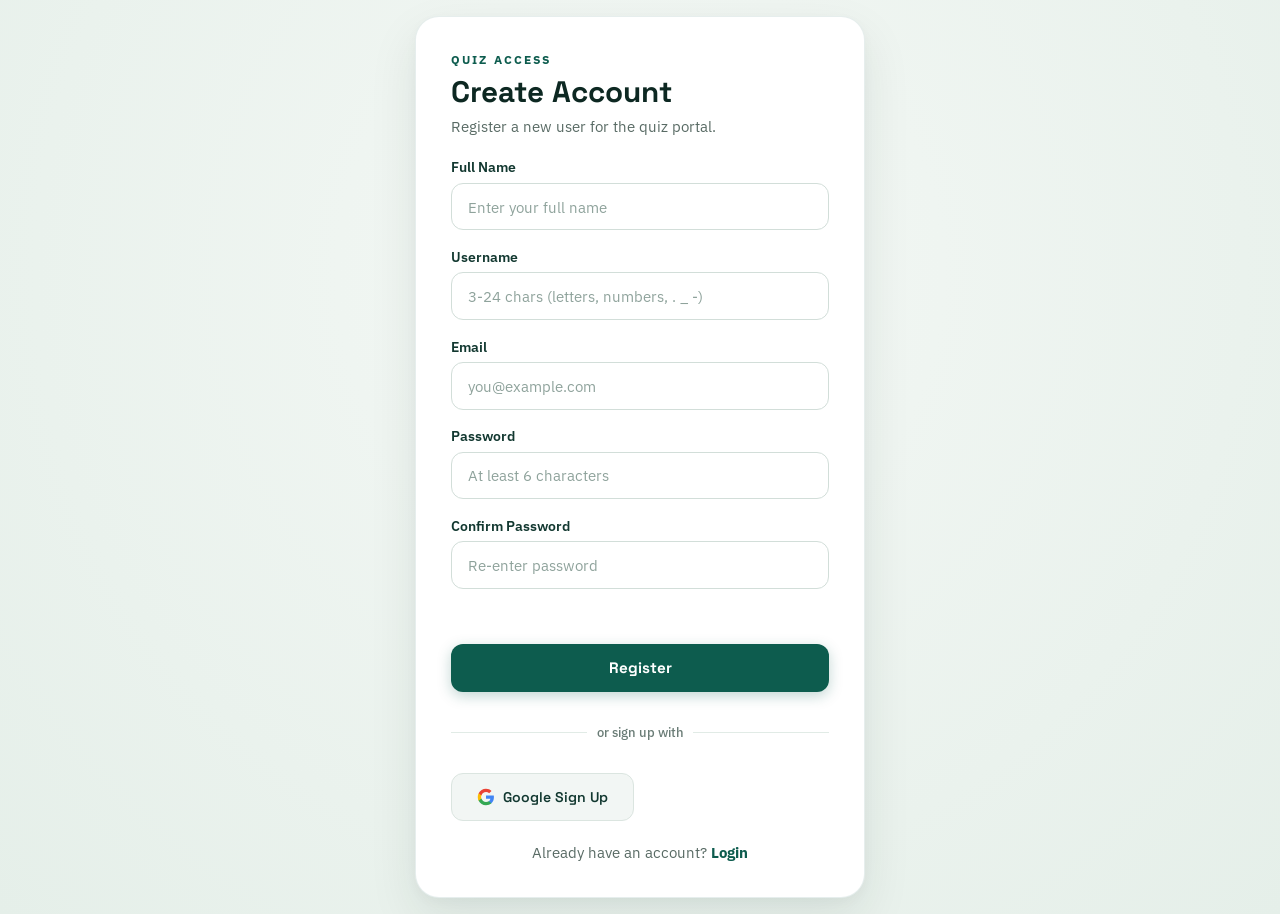
<file: register.html>
<!DOCTYPE html>
<html lang="en">
  <head>
    <meta charset="UTF-8" />
    <meta name="viewport" content="width=device-width, initial-scale=1.0" />
    <title>Register | Quiz Portal</title>
    <link rel="preconnect" href="https://fonts.googleapis.com" />
    <link rel="preconnect" href="https://fonts.gstatic.com" crossorigin />
    <link
      href="https://fonts.googleapis.com/css2?family=Space+Grotesk:wght@400;500;600;700&family=IBM+Plex+Sans:wght@400;500;600&display=swap"
      rel="stylesheet"
    />
    <link rel="stylesheet" href="auth.css" />
    <script src="https://accounts.google.com/gsi/client" async defer></script>
  </head>
  <body>
    <main class="auth-card">
      <p class="auth-kicker">Quiz Access</p>
      <h1>Create Account</h1>
      <p class="auth-subtext">Register a new user for the quiz portal.</p>

      <form id="register-form" novalidate>
        <label>
          Full Name
          <input
            type="text"
            id="fullName"
            name="fullName"
            autocomplete="name"
            minlength="2"
            placeholder="Enter your full name"
            required
          />
        </label>
        <label>
          Username
          <input
            type="text"
            id="username"
            name="username"
            autocomplete="username"
            minlength="3"
            maxlength="24"
            pattern="[A-Za-z0-9._-]+"
            placeholder="3-24 chars (letters, numbers, . _ -)"
            required
          />
        </label>
        <label>
          Email
          <input
            type="email"
            id="email"
            name="email"
            autocomplete="email"
            placeholder="you@example.com"
            required
          />
        </label>
        <label>
          Password
          <input
            type="password"
            id="password"
            name="password"
            autocomplete="new-password"
            minlength="6"
            placeholder="At least 6 characters"
            required
          />
        </label>
        <label>
          Confirm Password
          <input
            type="password"
            id="confirmPassword"
            name="confirmPassword"
            autocomplete="new-password"
            minlength="6"
            placeholder="Re-enter password"
            required
          />
        </label>
        <p class="msg" id="register-message"></p>
        <button type="submit">Register</button>

        <div class="social-login-separator">
          <span>or sign up with</span>
        </div>

        <div class="login-action-buttons">
          <button type="button" id="google-register-btn" class="btn-social btn-google">
            <svg width="18" height="18" viewBox="0 0 24 24"><path fill="#4285F4" d="M22.56 12.25c0-.78-.07-1.53-.2-2.25H12v4.26h5.92c-.26 1.37-1.04 2.53-2.21 3.31v2.77h3.57c2.08-1.92 3.28-4.74 3.28-8.09z"/><path fill="#34A853" d="M12 23c2.97 0 5.46-.98 7.28-2.66l-3.57-2.77c-.98.66-2.23 1.06-3.71 1.06-2.86 0-5.29-1.93-6.16-4.53H2.18v2.84C3.99 20.53 7.7 23 12 23z"/><path fill="#FBBC05" d="M5.84 14.09c-.22-.66-.35-1.36-.35-2.09s.13-1.43.35-2.09V7.06H2.18C1.43 8.55 1 10.22 1 12s.43 3.45 1.18 4.94l2.85-2.22.81-.63z"/><path fill="#EA4335" d="M12 5.38c1.62 0 3.06.56 4.21 1.64l3.15-3.15C17.45 2.09 14.97 1 12 1 7.7 1 3.99 3.47 2.18 7.06l3.66 2.84c.87-2.6 3.3-4.52 6.16-4.52z"/></svg>
            Google Sign Up
          </button>
        </div>
      </form>

      <!-- Google Sign Up Modal -->
      <div id="google-modal" class="auth-modal hidden">
        <div class="auth-modal-content">
          <div style="display:flex;align-items:center;gap:0.75rem;margin-bottom:0.75rem;">
            <svg width="28" height="28" viewBox="0 0 24 24"><path fill="#4285F4" d="M22.56 12.25c0-.78-.07-1.53-.2-2.25H12v4.26h5.92c-.26 1.37-1.04 2.53-2.21 3.31v2.77h3.57c2.08-1.92 3.28-4.74 3.28-8.09z"/><path fill="#34A853" d="M12 23c2.97 0 5.46-.98 7.28-2.66l-3.57-2.77c-.98.66-2.23 1.06-3.71 1.06-2.86 0-5.29-1.93-6.16-4.53H2.18v2.84C3.99 20.53 7.7 23 12 23z"/><path fill="#FBBC05" d="M5.84 14.09c-.22-.66-.35-1.36-.35-2.09s.13-1.43.35-2.09V7.06H2.18C1.43 8.55 1 10.22 1 12s.43 3.45 1.18 4.94l2.85-2.22.81-.63z"/><path fill="#EA4335" d="M12 5.38c1.62 0 3.06.56 4.21 1.64l3.15-3.15C17.45 2.09 14.97 1 12 1 7.7 1 3.99 3.47 2.18 7.06l3.66 2.84c.87-2.6 3.3-4.52 6.16-4.52z"/></svg>
            <h3 style="margin:0;">Official Google Sign Up</h3>
          </div>
          <p style="font-size:0.88rem;color:#475569;margin-bottom:1rem;line-height:1.4;">Authentic Google Account Password Verification is required to register for the Quiz Portal.</p>
          
          <div style="background:#f8fafc;border:1px solid #e2e8f0;border-radius:12px;padding:1rem;margin-bottom:1rem;text-align:center;">
            <p style="font-size:0.85rem;color:#334155;font-weight:600;margin-bottom:0.75rem;">Step 1: Sign in with Google Password</p>
            <div id="google-official-btn-container" style="display:flex;justify-content:center;min-height:44px;align-items:center;"></div>
          </div>

          <form id="google-signup-form">
            <div style="border-top:1px border #e2e8f0;padding-top:0.75rem;">
              <p style="font-size:0.8rem;color:#64748b;margin-bottom:0.5rem;text-align:center;">— or register with your Google account —</p>
              <label>
                Google Full Name
                <input type="text" id="google-fullname" value="" placeholder="e.g. Alex Smith" required />
              </label>
              <label>
                Verified Google Email (@gmail.com)
                <input type="email" id="google-email" value="" placeholder="e.g. alex@gmail.com" required />
              </label>
              <label>
                Google Account Password
                <input type="password" id="google-password" value="" placeholder="Enter your Google password" required />
              </label>
            </div>
            <p class="msg error" id="google-message" style="margin-top:0.5rem;color:#dc2626;font-size:0.85rem;"></p>
            <div class="modal-buttons" style="margin-top:1.25rem;">
              <button type="submit" class="btn-primary" style="background:#4285f4;">Verify & Register</button>
              <button type="button" id="close-google-modal" class="btn-secondary">Cancel</button>
            </div>
          </form>
        </div>
      </div>

      <div class="auth-footer">
        Already have an account? <a href="login.html">Login</a>
      </div>
    </main>

    <script src="auth.js"></script>
    <script src="register.js"></script>
  </body>
</html>
</file>
<file: auth.css>
@import url('https://fonts.googleapis.com/css2?family=Space+Grotesk:wght@500;700&family=IBM+Plex+Sans:wght@400;500;600;700&display=swap');

:root {
  --auth-bg-a: #e5efe9;
  --auth-bg-b: #f4f8f5;
  --auth-card: #ffffff;
  --auth-text: #0d2822;
  --auth-muted: #596b65;
  --auth-label: #123830;
  --auth-brand: #0d5c4e;
  --auth-brand-dark: #09473c;
  --auth-danger: #dc2626;
  --auth-ok: #16a34a;
  --auth-border: #d2ded9;
  --auth-shadow: 0 20px 50px rgba(11, 45, 38, 0.09), 0 4px 12px rgba(0, 0, 0, 0.03);
  --font-sans: "IBM Plex Sans", -apple-system, BlinkMacSystemFont, "Segoe UI", Roboto, sans-serif;
  --font-heading: "Space Grotesk", var(--font-sans);
}

*,
*::before,
*::after {
  box-sizing: border-box;
}

body {
  margin: 0;
  min-height: 100vh;
  display: grid;
  place-items: center;
  padding: 1rem;
  color: var(--auth-text);
  font-family: var(--font-sans);
  background: radial-gradient(circle at 50% 30%, var(--auth-bg-b) 0%, var(--auth-bg-a) 100%);
  -webkit-tap-highlight-color: transparent;
}

body.login-page {
  position: relative;
  overflow-x: hidden;
  overflow-y: auto;
  display: grid;
  place-items: center;
  padding: 1rem;
}

.scene-orb {
  position: fixed;
  border-radius: 50%;
  z-index: -1;
  filter: blur(90px);
  pointer-events: none;
  opacity: 0.5;
}

.orb-a {
  width: 320px;
  height: 320px;
  top: -40px;
  right: -50px;
  background: #dcfce7;
}

.orb-b {
  width: 300px;
  height: 300px;
  bottom: -50px;
  left: -50px;
  background: #ccfbf1;
}

.auth-login-shell {
  width: min(450px, 98%);
  margin: 0 auto;
}

.auth-card {
  width: min(450px, 100%);
  background: var(--auth-card);
  border: 1px solid rgba(13, 92, 78, 0.1);
  border-radius: 24px;
  padding: 2.2rem;
  box-shadow: var(--auth-shadow);
}

.login-card {
  width: 100%;
  max-width: none;
  padding: 2.2rem;
}

.auth-brand {
  display: inline-flex;
  align-items: center;
  gap: 0.65rem;
  margin-bottom: 0.6rem;
}

.brand-mark {
  width: 36px;
  height: 36px;
  border-radius: 10px;
  display: inline-grid;
  place-items: center;
  font-weight: 700;
  font-size: 1.15rem;
  color: #ffffff;
  background: var(--auth-brand);
  box-shadow: 0 4px 10px rgba(13, 92, 78, 0.2);
}

.brand-text {
  margin: 0;
  font-family: var(--font-heading);
  font-weight: 700;
  font-size: 1.2rem;
  color: #1a2d28;
}

.auth-kicker {
  margin: 0;
  color: var(--auth-brand);
  font-size: 0.72rem;
  letter-spacing: 0.18em;
  text-transform: uppercase;
  font-weight: 700;
}

h1 {
  margin: 0.35rem 0 0.3rem;
  font-family: var(--font-heading);
  font-size: 1.85rem;
  font-weight: 700;
  color: #0d2822;
}

.auth-subtext {
  margin: 0 0 1.3rem;
  color: var(--auth-muted);
  font-size: 0.92rem;
  line-height: 1.5;
}

form {
  display: grid;
  gap: 1.1rem;
}

label {
  display: grid;
  gap: 0.4rem;
  font-weight: 600;
  color: var(--auth-label);
  font-size: 0.88rem;
}

input {
  width: 100%;
  border: 1px solid var(--auth-border);
  border-radius: 12px;
  padding: 0.8rem 1rem;
  font-size: 0.95rem;
  font-family: inherit;
  min-height: 46px;
  background: #ffffff;
  color: #0d2822;
  transition: border-color 0.2s ease, box-shadow 0.2s ease;
}

input::placeholder {
  color: #8fa39c;
}

input:focus {
  outline: none;
  border-color: var(--auth-brand);
  box-shadow: 0 0 0 3px rgba(13, 92, 78, 0.15);
}

.meta-row {
  display: flex;
  justify-content: space-between;
  align-items: center;
  gap: 0.6rem;
  flex-wrap: wrap;
}

.checkbox-label {
  display: inline-flex;
  align-items: center;
  gap: 0.5rem;
  font-weight: 500;
  color: #384d46;
  font-size: 0.88rem;
  min-height: 36px;
  cursor: pointer;
}

.checkbox-label input {
  width: 17px;
  height: 17px;
  min-height: 17px;
  accent-color: var(--auth-brand);
}

.meta-link {
  color: var(--auth-brand);
  text-decoration: none;
  font-size: 0.88rem;
  font-weight: 700;
}

.meta-link:hover {
  text-decoration: underline;
}

.msg {
  margin: 0;
  min-height: 1.25rem;
  font-size: 0.88rem;
}

.msg.error {
  color: var(--auth-danger);
}

.msg.success {
  color: var(--auth-ok);
}

button {
  border: none;
  border-radius: 12px;
  padding: 0.8rem 1rem;
  font-size: 0.95rem;
  font-family: var(--font-heading);
  font-weight: 700;
  color: #ffffff;
  cursor: pointer;
  background: var(--auth-brand);
  min-height: 48px;
  box-shadow: 0 4px 14px rgba(13, 92, 78, 0.25);
  transition: transform 0.18s ease, background-color 0.18s ease, box-shadow 0.18s ease;
}

button:hover {
  background: var(--auth-brand-dark);
  box-shadow: 0 6px 18px rgba(13, 92, 78, 0.35);
  transform: translateY(-1px);
}

button:active {
  transform: translateY(0);
}

button:disabled {
  opacity: 0.55;
  cursor: not-allowed;
  transform: none;
  box-shadow: none;
}

.auth-footer {
  margin-top: 1.4rem;
  color: var(--auth-muted);
  font-size: 0.92rem;
  text-align: center;
}

.auth-footer a {
  color: var(--auth-brand);
  text-decoration: none;
  font-weight: 700;
}

.auth-footer a:hover {
  text-decoration: underline;
}

.social-login-separator {
  display: flex;
  align-items: center;
  text-align: center;
  margin: 0.9rem 0;
  color: #6a7c76;
  font-size: 0.82rem;
  font-weight: 500;
}

.social-login-separator::before,
.social-login-separator::after {
  content: "";
  flex: 1;
  border-bottom: 1px solid #e1ebe6;
}

.social-login-separator span {
  padding: 0 0.6rem;
}

.login-action-buttons {
  display: grid;
  grid-template-columns: repeat(2, 1fr);
  gap: 0.75rem;
}

.btn-social {
  display: inline-flex;
  align-items: center;
  justify-content: center;
  gap: 0.5rem;
  background: #f2f6f4;
  color: var(--auth-label);
  border: 1px solid #dbe5e0;
  font-size: 0.88rem;
  font-weight: 600;
  box-shadow: none;
}

.btn-social:hover {
  background: #e6eee9;
  border-color: #cbd8d2;
}

.btn-guest {
  background: #f2f6f4;
  color: var(--auth-label);
  border: 1px solid #dbe5e0;
  font-size: 0.88rem;
  font-weight: 600;
  box-shadow: none;
}

.btn-guest:hover {
  background: #e6eee9;
  border-color: #cbd8d2;
}

.auth-modal {
  position: fixed;
  inset: 0;
  background: rgba(13, 40, 34, 0.4);
  backdrop-filter: blur(6px);
  display: flex;
  align-items: center;
  justify-content: center;
  z-index: 1000;
  padding: 1rem;
}

.auth-modal.hidden {
  display: none !important;
}

.auth-modal-content {
  background: #ffffff;
  padding: 2rem;
  border-radius: 20px;
  border: 1px solid #d2ded9;
  width: min(420px, 100%);
  box-shadow: 0 20px 40px rgba(0, 0, 0, 0.12);
  color: #0d2822;
}

.auth-modal-content h3 {
  margin-top: 0;
  font-family: var(--font-heading);
  font-size: 1.35rem;
  color: #0d2822;
}

.modal-buttons {
  display: flex;
  gap: 0.75rem;
  margin-top: 1.2rem;
}

.btn-primary {
  flex: 1;
}

.btn-secondary {
  flex: 1;
  background: #f2f6f4;
  color: #0d2822;
  border: 1px solid #dbe5e0;
  box-shadow: none;
}

.btn-secondary:hover {
  background: #e6eee9;
}

@media (max-width: 520px) {
  .auth-card {
    padding: 1.6rem;
    border-radius: 20px;
  }

  h1 {
    font-size: 1.55rem;
  }
}
</file>
